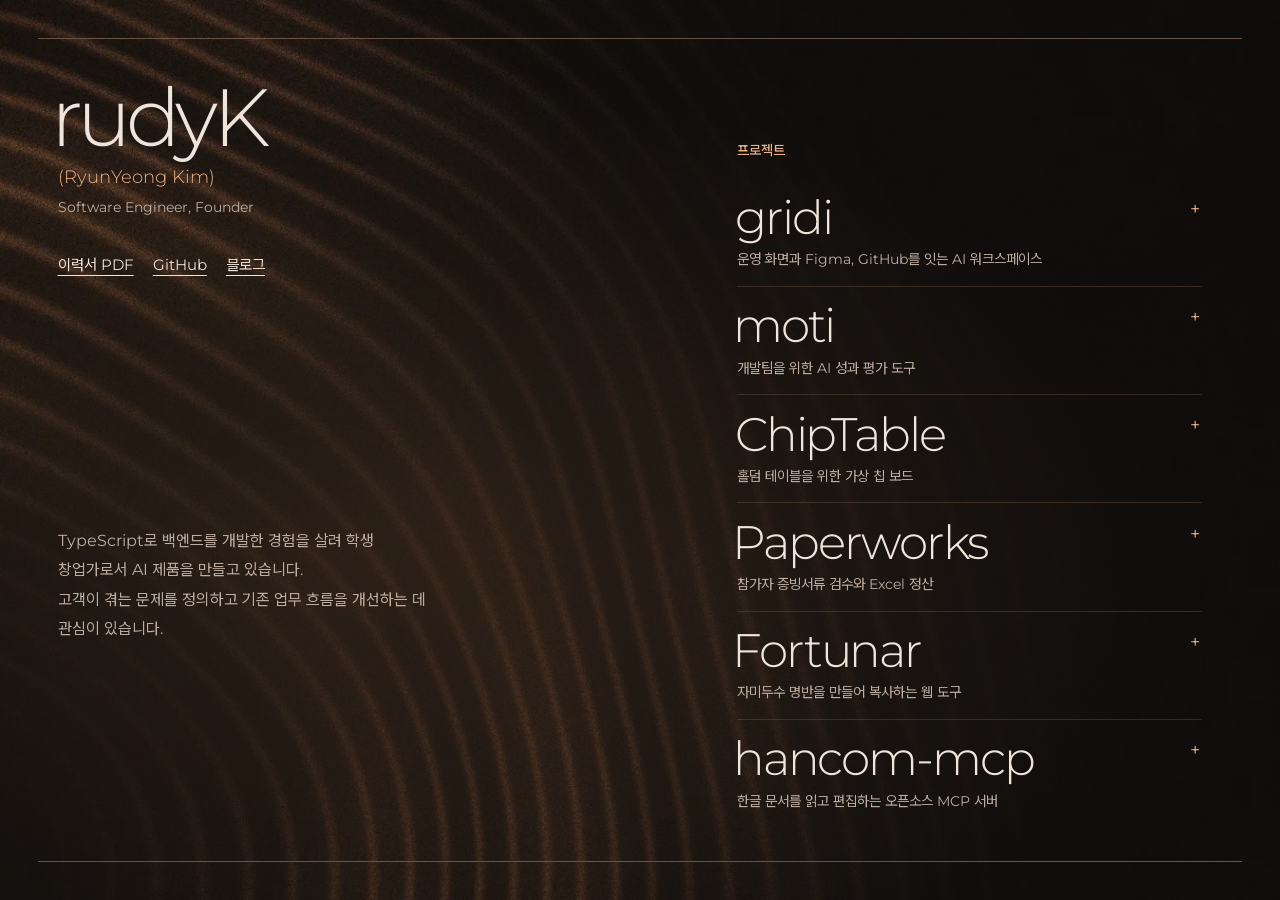
<file: index.html>
<!doctype html>
<html lang="ko">
<head>
  <meta charset="utf-8">
  <script>
    window.dataLayer = window.dataLayer || [];
    window.dataLayer.push({'gtm.start': Date.now(), event: 'gtm.js'});
  </script>
  <script async src="https://www.googletagmanager.com/gtm.js?id=GTM-PRD72Q6B"></script>
  <meta name="viewport" content="width=device-width, initial-scale=1">
  <meta name="description" content="김륜영(rudyK)의 소프트웨어 개발·창업 포트폴리오. gridi, moti, ChipTable 등 여섯 프로젝트의 문제와 개발 과정, 성과를 소개합니다.">
  <title>rudyK (RyunYeong Kim) · 포트폴리오</title>
  <link rel="canonical" href="https://rycando.github.io/portfolio/">
  <link rel="icon" type="image/png" sizes="192x192" href="./assets/favicon.png?v=R">
  <link rel="apple-touch-icon" href="./assets/favicon.png?v=R">
  <meta property="og:type" content="website">
  <meta property="og:locale" content="ko_KR">
  <meta property="og:title" content="rudyK (RyunYeong Kim) · 포트폴리오">
  <meta property="og:description" content="김륜영(rudyK)의 소프트웨어 개발·창업 포트폴리오. gridi, moti, ChipTable 등 여섯 프로젝트의 문제와 개발 과정, 성과를 소개합니다.">
  <meta property="og:url" content="https://rycando.github.io/portfolio/">
  <meta property="og:image" content="https://rycando.github.io/portfolio/assets/social.jpg">
  <meta property="og:image:alt" content="rudyK · RyunYeong Kim, Software Engineer, Founder">
  <meta name="twitter:card" content="summary_large_image">
  <link rel="stylesheet" href="./styles.css">
</head>
<body>
  <noscript><iframe src="https://www.googletagmanager.com/ns.html?id=GTM-PRD72Q6B" height="0" width="0" style="display:none;visibility:hidden" title="Google Tag Manager"></iframe></noscript>
  <a class="skip" href="#main">본문 바로가기</a>
  <main id="main" class="studio">
    <header class="identity">
      <h1 lang="en"><span class="nickname">rudyK</span> <small>(RyunYeong Kim)</small></h1>
      <p class="role" lang="en">Software Engineer, Founder</p>
      <nav aria-label="개인 링크"><a href="./assets/resume.pdf" download="김륜영 이력서 2026.06.pdf">이력서 PDF</a><a href="https://github.com/rycando">GitHub</a><a href="https://rycando.tistory.com/">블로그</a></nav>
      <p class="intro-copy">TypeScript로 백엔드를 개발한 경험을 살려 학생 창업가로서 AI 제품을 만들고 있습니다.<br>고객이 겪는 문제를 정의하고 기존 업무 흐름을 개선하는 데 관심이 있습니다.</p>
    </header>
    <section id="projects" aria-labelledby="project-title">
      <h2 id="project-title">프로젝트</h2>
      <div class="project-scroll" role="region" aria-labelledby="project-title" tabindex="0">
        <details class="project" id="gridi" name="project"><summary><span lang="en">gridi</span><span class="subtitle">운영 화면과 Figma, GitHub를 잇는 AI 워크스페이스</span></summary>
          <div class="project-body">
            <dl>
              <div><dt>문제</dt><dd>Notion에서 기획을 바꿔도 Jira 티켓과 Figma 디자인, 코드에는 변경이 바로 반영되지 않습니다. 기획을 바꾼 배경도 여러 도구에 흩어져 있습니다. 팀원은 변경의 영향을 확인하고 AI에 프로젝트 맥락을 다시 설명하는 데 시간을 씁니다.</dd></div>
              <div><dt>역할</dt><dd>gridi를 창업하고 Figma 내보내기와 Design Sync를 개발했습니다. Design Sync는 Figma 플러그인에서 디자인 변경 사항을 GitHub로 보냅니다.</dd></div>
              <div><dt>기술</dt><dd>Next.js · React · NestJS · Figma Plugin API</dd></div>
              <div><dt>결과</dt><dd>웹 화면을 자동으로 탐색해 서비스 맵을 만드는 MVP를 완성하고 오픈 베타를 시작했습니다. 랜딩 페이지 캠페인에서 110명이 사전 신청했습니다.</dd></div>
            </dl>
            <ul class="project-links" aria-label="gridi 링크">
              <li><a href="https://gridi.ai/ko">랜딩 페이지</a></li>
              <li><a href="https://app.gridi.ai/projects">서비스 페이지</a></li>
            </ul>

          </div>
        </details>

        <details class="project" id="moti" name="project"><summary><span lang="en">moti</span><span class="subtitle">개발팀을 위한 AI 성과 평가 도구</span></summary>
          <div class="project-body">
            <dl>
              <div><dt>문제</dt><dd>분기나 연말마다 개발자는 GitHub 커밋, Jira 이슈, Notion 문서를 찾아 성과 리포트에 일일이 붙여야 합니다. 평가자도 첨부 링크를 하나씩 열어 근거를 확인합니다.</dd></div>
              <div><dt>역할</dt><dd>창업팀 대표로 moti를 이끌었습니다. GitHub 연동과 성과 리포트·평가 기능의 백엔드를 개발하고 랜딩 페이지를 만들었습니다.</dd></div>
              <div><dt>기술</dt><dd>NestJS · TypeORM · OpenAI API · Next.js</dd></div>
              <div><dt>결과</dt><dd>협업툴을 연동해 성과 리포트를 작성할 수 있는 MVP를 완성했습니다. AI가 성과 근거를 수집하고 평가 참고자료를 만듭니다. 사업계획서에 따르면 성과 작성에 기존 방식으로는 평균 6분 11초, moti로는 1분 58초가 걸렸습니다.</dd></div>
            </dl>

          </div>
        </details>

        <details class="project" id="chiptable" name="project"><summary><span lang="en">ChipTable</span><span class="subtitle">홀덤 테이블을 위한 가상 칩 보드</span></summary>
          <div class="project-body">
            <dl>
              <div><dt>문제</dt><dd>실물 카드로 홀덤을 할 때 칩 잔액, 베팅 순서, 올인 이후의 사이드 팟을 손으로 관리해야 합니다.</dd></div>
              <div><dt>역할</dt><dd>홀덤 베팅 규칙 엔진과 웹 MVP를 개발하고 모바일에 방 초대용 QR 기능을 구현했습니다.</dd></div>
              <div><dt>기술</dt><dd>TypeScript · Next.js · Expo</dd></div>
              <div><dt>결과</dt><dd>웹, Android, iOS에 가상 칩 보드를 정식 출시했습니다. 보드가 턴을 진행하고 사이드 팟을 계산합니다. 웹 출시일인 2026년 7월 6일부터 11월 22일 조회 시점까지 누적 활성 사용자는 5,678명이고 세션당 평균 참여 시간은 26분 22초였습니다. 11월 21일 기준 최근 30일 활성 사용자(MAU)는 1,680명, 하루 활성 사용자(DAU)는 106명이었습니다.</dd></div>
            </dl>
            <ul class="project-links" aria-label="ChipTable 링크">
              <li><a href="https://chip-table.com/">웹사이트</a></li>
              <li><a href="https://apps.apple.com/us/app/chiptable-%ED%99%80%EB%8D%A4-%EC%B9%A9-%EC%A0%90%EC%88%98%ED%8C%90/id6788589286?l=ko">App Store</a></li>
              <li><a href="https://play.google.com/store/apps/details?id=ai.gridi.chiptable">Google Play</a></li>
            </ul>

          </div>
        </details>
        <details class="project" id="paperworks" name="project"><summary><span lang="en">Paperworks</span><span class="subtitle">참가자 증빙서류 검수와 Excel 정산</span></summary>
          <div class="project-body">
            <dl>
              <div><dt>문제</dt><dd>지원사업이나 행사 운영자는 참가자가 낸 서류를 일일이 열어 빠진 서류가 있는지, 제출한 서류가 유효한지 확인하고 지급 명단을 작성해야 합니다.</dd></div>
              <div><dt>역할</dt><dd>검수 결과를 표에서 조회·편집하는 화면과 Excel 내보내기 기능을 개발했습니다.</dd></div>
              <div><dt>기술</dt><dd>React · NestJS · BullMQ · PostgreSQL · ExcelJS</dd></div>
              <div><dt>결과</dt><dd>웹 도구가 제출 서류를 분류하고 누락 여부와 유효성을 확인한 뒤 정보를 추출합니다. 검수 결과는 Excel 지급 명단으로 내보냅니다.</dd></div>
            </dl>

          </div>
        </details>

        <details class="project" id="fortunar" name="project"><summary><span lang="en">Fortunar</span><span class="subtitle">자미두수 명반을 만들어 복사하는 웹 도구</span></summary>
          <div class="project-body">
            <dl>
              <div><dt>문제</dt><dd>자미두수 명반을 계산한 뒤 외부 AI에 해석을 요청하려면 명반과 요청문을 따로 옮겨야 합니다.</dd></div>
              <div><dt>역할</dt><dd>자미두수 명반을 계산해 보여주는 웹 화면을 개발해 배포했습니다.</dd></div>
              <div><dt>기술</dt><dd>Next.js · React · TypeScript · Canvas · Clipboard API</dd></div>
              <div><dt>결과</dt><dd>출생 정보와 도시를 입력하면 자미두수 명반이 나옵니다. 명반과 해석 요청문을 한 장의 이미지로 복사해 외부 AI 대화창에 붙여넣을 수 있습니다.</dd></div>
            </dl>
            <ul class="project-links" aria-label="Fortunar 링크">
              <li><a href="https://fortunar.ai/">웹사이트</a></li>
            </ul>

          </div>
        </details>

        <details class="project" id="hancom-mcp" name="project"><summary><span lang="en">hancom-mcp</span><span class="subtitle">한글 문서를 읽고 편집하는 오픈소스 MCP 서버</span></summary>
          <div class="project-body">
            <dl>
              <div><dt>문제</dt><dd>AI 도구에서 만든 내용을 한글 문서에 넣으려면 사람이 직접 문서를 열어 옮겨야 했습니다.</dd></div>
              <div><dt>역할</dt><dd>HWPX 문서에 이미지를 삽입하는 기능과 HWP 변환 후 문단 ID를 정리하는 기능을 개발했습니다.</dd></div>
              <div><dt>기술</dt><dd>Python · MCP · lxml · Java</dd></div>
              <div><dt>결과</dt><dd>HWP를 HWPX로 변환하고 문서의 단락과 표를 조회하거나 수정할 수 있는 MCP 서버를 공개했습니다.</dd></div>
            </dl>
            <ul class="project-links" aria-label="hancom-mcp 링크">
              <li><a href="https://github.com/gridi-ai/hancom-mcp">github repo</a></li>
            </ul>

          </div>
        </details>
      </div>
    </section>
  </main>
  <script src="./navigation.js" defer></script>
</body>
</html>
</file>
<file: styles.css>
@font-face {
  font-family: "Montserrat";
  src: url("./assets/fonts/montserrat.woff2") format("woff2");
  font-weight: 300;
  font-variation-settings: "wght" 500;
  font-display: swap;
}
@font-face {
  font-family: "Montserrat";
  src: url("./assets/fonts/montserrat.woff2") format("woff2");
  font-weight: 400;
  font-variation-settings: "wght" 500;
  font-display: swap;
}
@font-face {
  font-family: "Montserrat";
  src: url("./assets/fonts/montserrat.woff2") format("woff2");
  font-weight: 500;
  font-variation-settings: "wght" 700;
  font-display: swap;
}
@font-face {
  font-family: "Pretendard";
  src: url("./assets/fonts/pretendard.woff2") format("woff2");
  font-weight: 45 920;
  font-display: swap;
}
:root {
  color-scheme: dark;
  --ink: #efe5dc;
  --muted: #beada1;
  --line: #695347;
  --accent: #ecb389;
  font-family: "Montserrat", "Pretendard", sans-serif;
  background: #100e0d;
  color: var(--ink);
}
* { box-sizing: border-box; }
html, body { height: 100%; overflow: hidden; }
body { margin: 0; isolation: isolate; display: flow-root; }
body::before {
  content: "";
  position: fixed;
  inset: -4%;
  z-index: -1;
  background: linear-gradient(90deg,transparent 25%,#100e0da6 74%), url("./assets/walnut.webp") center / cover;

  pointer-events: none;
}
/* Light and grain travel independently so the rings keep their depth. */
body::after {
  content: "";
  position: fixed;
  inset: -18%;
  z-index: -1;
  pointer-events: none;
  background: radial-gradient(ellipse at 35% 59%, #bc805327, transparent 49%),
              linear-gradient(155deg, transparent 30%, #0e0b0a66 53%, transparent 77%);
}
@keyframes grain-drift {
  0%, 100% { transform: translate(-1%, 1%) rotate(-.6deg) scale(1.03); }
  48% { transform: translate(2%, -1.4%) rotate(.8deg) scale(1.055); }
  76% { transform: translate(.5%, -2%) rotate(.2deg) scale(1.045); }
}
@keyframes walnut-light {
  from { transform: translate(-8%, 4%) rotate(-4deg); opacity: .48; }
  to { transform: translate(11%, -6%) rotate(5deg); opacity: .95; }
}
@media (prefers-reduced-motion: no-preference) {
  body::before { animation: grain-drift 34s ease-in-out infinite; }
  body::after { animation: walnut-light 13s ease-in-out infinite alternate; }
  .project-scroll { scroll-behavior: smooth; }
  .project::details-content {
    display: grid;
    grid-template-rows: 0fr;
    opacity: 0;
    transition: grid-template-rows 1s cubic-bezier(.35,.05,.24,1),
                opacity .75s ease, content-visibility 1s allow-discrete;
  }
  .project[open]::details-content { grid-template-rows: 1fr; opacity: 1; }
  @supports (animation-timeline: view()) {
    .project > summary { animation: arrive linear both; animation-timeline: view(); animation-range: entry 0% entry 95%; }
    @keyframes arrive { from { opacity: .7; transform: translateY(.3rem); } to { opacity: 1; transform: none; } }
  }
}
.project-body { min-height: 0; overflow: clip; }
a { color: inherit; text-underline-offset: .3em; }
a:hover,summary:hover { color: var(--accent); }
:focus-visible { outline: 2px solid var(--accent); outline-offset: 4px; }
.skip { position: fixed; left: 1rem; top: -8rem; background: #17120f; padding: .7rem; z-index: 2; }
.skip:focus { top: 1rem; }
.studio {
  margin: clamp(1rem, 3vw, 3.5rem);
  height: calc(100dvh - clamp(2rem, 6vw, 7rem));
  border-block: 1px solid var(--line);
  display: grid;
  grid-template-columns: minmax(14rem, 1fr) minmax(20rem, .86fr);
  gap: clamp(2rem, 9vw, 14rem);
  grid-template-rows: minmax(0, 1fr);
  padding: clamp(1.25rem, 3vw, 3.25rem) clamp(.25rem, 1.5vw, 2rem);
}
.identity { min-height: 0; overflow: auto; padding-left: .75rem; margin-left: -.75rem; }

h1 { font-size: clamp(3.1rem, 6.3vw, 7.2rem); font-weight: 300; letter-spacing: -.065em; line-height: .98; margin: 0; }
/* Offset the side bearing of the initial r against the text below. */
h1 .nickname { display: inline-block; transform: translateX(-.085em); }
h1 small { display: block; font-size: 1.125rem; line-height: 1.5; letter-spacing: 0; margin-top: .45rem; color: var(--accent); }
.role { margin: .45rem 0 0; color: var(--muted); font-size: .9rem; }
nav { margin-top: 2.4rem; display: flex; flex-wrap: wrap; gap: 1.2rem; font-size: .95rem; }
.intro-copy { max-width: 23rem; margin: clamp(4rem, 28vh, 18rem) 0 0; font-size: 1rem; line-height: 1.85; word-break: keep-all; color: var(--muted); }
#projects {
  min-height: 0;
  display: flex;
  flex-direction: column;
  overflow: hidden;
  padding-top: clamp(1rem,7vh,6rem);
}
.project-scroll {
  min-height: 0;
  overflow: hidden auto;
  overscroll-behavior: contain;
  scrollbar-gutter: stable;
  padding: 4px 1rem 4px 0;
}
.project-scroll:focus-visible { outline-offset: -2px; }
.identity, .project-scroll { scrollbar-width: thin; scrollbar-color: #937460 #231d19; }
@supports selector(::-webkit-scrollbar) {
  .identity, .project-scroll { scrollbar-width: auto; scrollbar-color: auto; }
  ::-webkit-scrollbar { width: 4px; height: 4px; }
  ::-webkit-scrollbar-track { background: #231d19; }
  ::-webkit-scrollbar-thumb { background: #937460; border-radius: 0; }
}

h2 { color: var(--accent); font-weight: 500; font-size: .875rem; margin: 0 0 1rem; }
.project { border-bottom: 1px solid #72584566; scroll-margin: 1rem; }
summary { position: relative; display: block; padding: .9rem 1.8rem .95rem 0; cursor: pointer; }
summary::-webkit-details-marker { display: none; }
summary::after { content: "+"; position: absolute; right: .15rem; top: 1.2rem; color: var(--accent); font-size: 1.1rem; }
details[open] summary::after { content: "−"; }
/* First-glyph side bearings measured in Montserrat at the title weight. */
#gridi { --title-bearing: .042em; }
#moti, #hancom-mcp { --title-bearing: .091em; }
#chiptable { --title-bearing: .048em; }
#paperworks, #fortunar { --title-bearing: .105em; }
summary:focus-visible { outline-offset: -2px; }
summary span:first-child { position: relative; left: calc(-1 * var(--title-bearing, 0em)); font-size: clamp(2.1rem, 3.7vw, 4.4rem); letter-spacing: -.045em; font-weight: 300; line-height: 1.05; }
.subtitle { display: block; color: var(--muted); font-size: .9rem; line-height: 1.55; margin-top: .35rem; }
dl { margin: .3rem 0 1.5rem; }
dl div { display: grid; grid-template-columns: 2.5rem 1fr; gap: .6rem; margin: .65rem 0; line-height: 1.7; }
dt { color: var(--accent); font-size: .9rem; }
dd { margin: 0; word-break: keep-all; overflow-wrap: anywhere; }
.project-links { display: flex; flex-wrap: wrap; gap: 1rem; list-style: none; padding: 0; margin: 1rem 0 1.5rem; }
@media (max-width: 44rem) {
  .studio { grid-template-columns: minmax(0, 1fr); grid-template-rows: fit-content(42%) minmax(0, 1fr); gap: 1rem; }
  nav { margin-top: 1.3rem; }
  .intro-copy { margin-top: 2.2rem; }
  #projects { padding-top: 0; }
}
</file>
